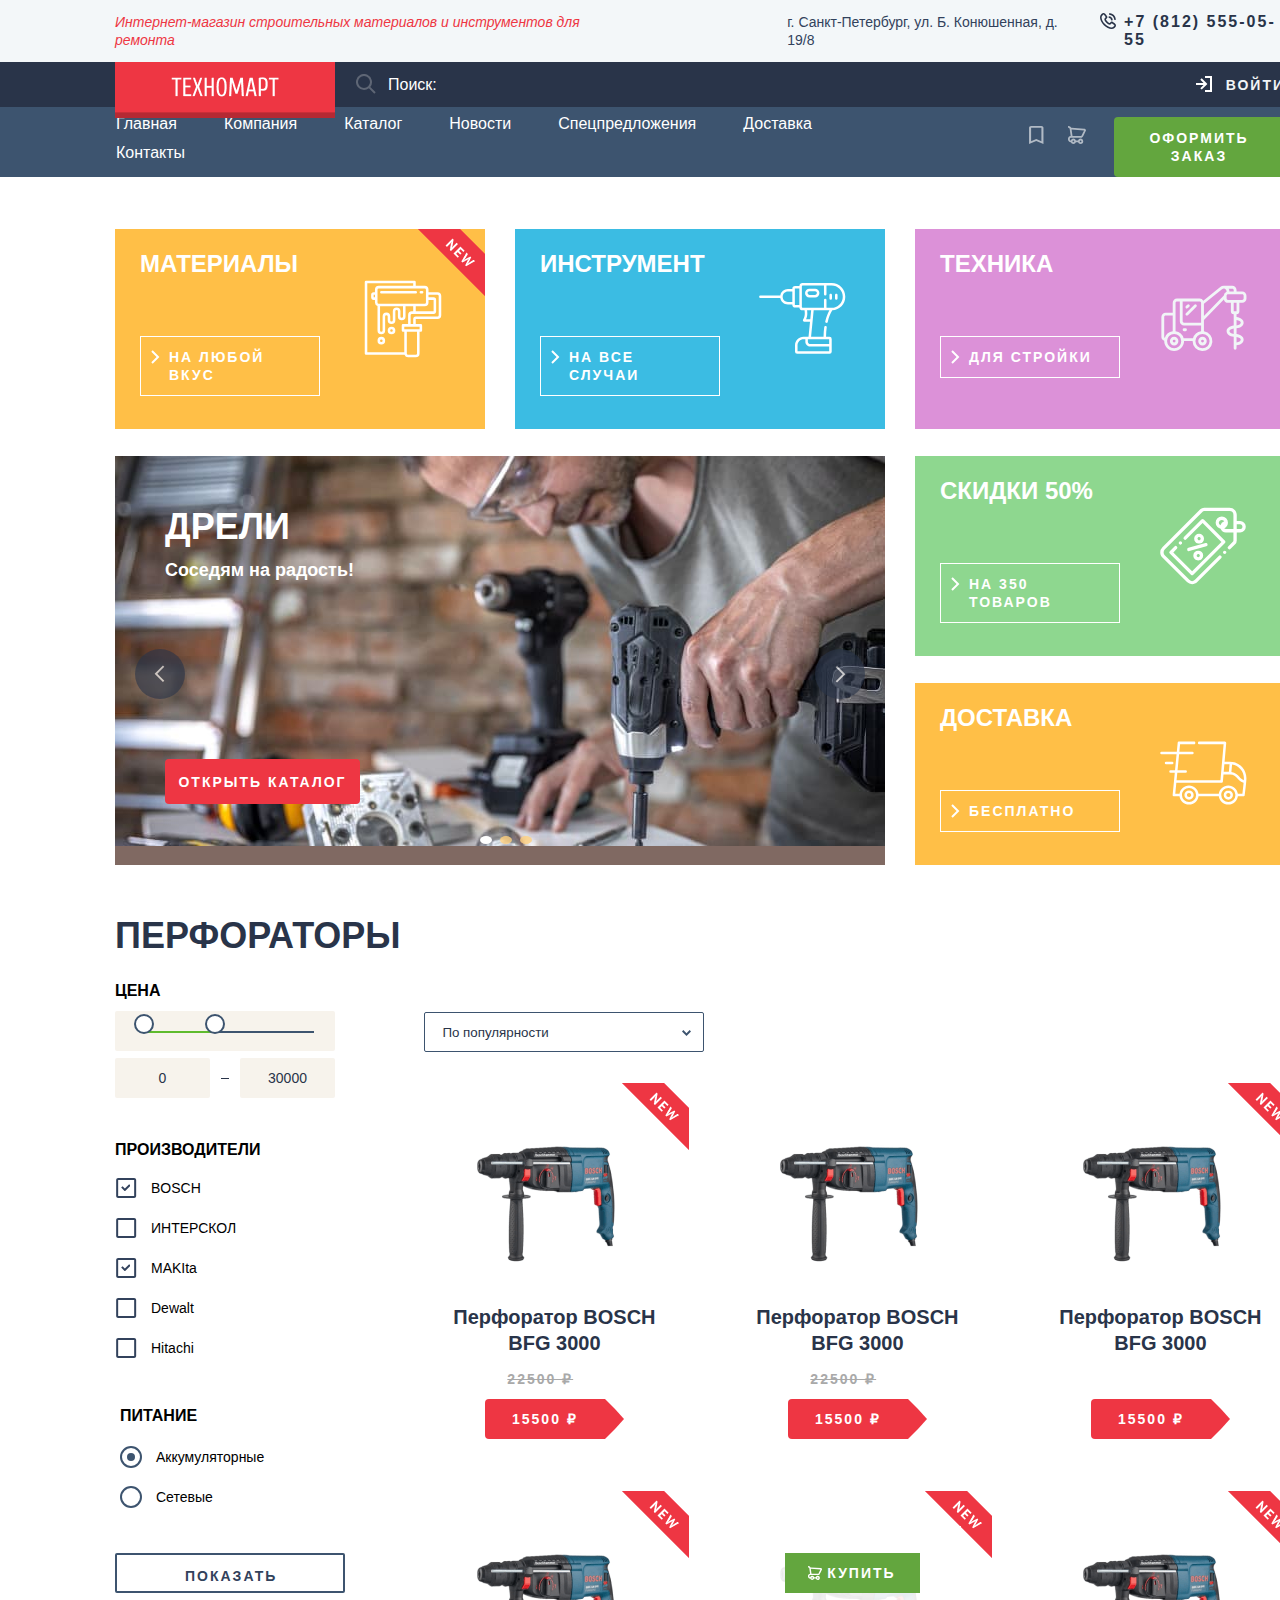
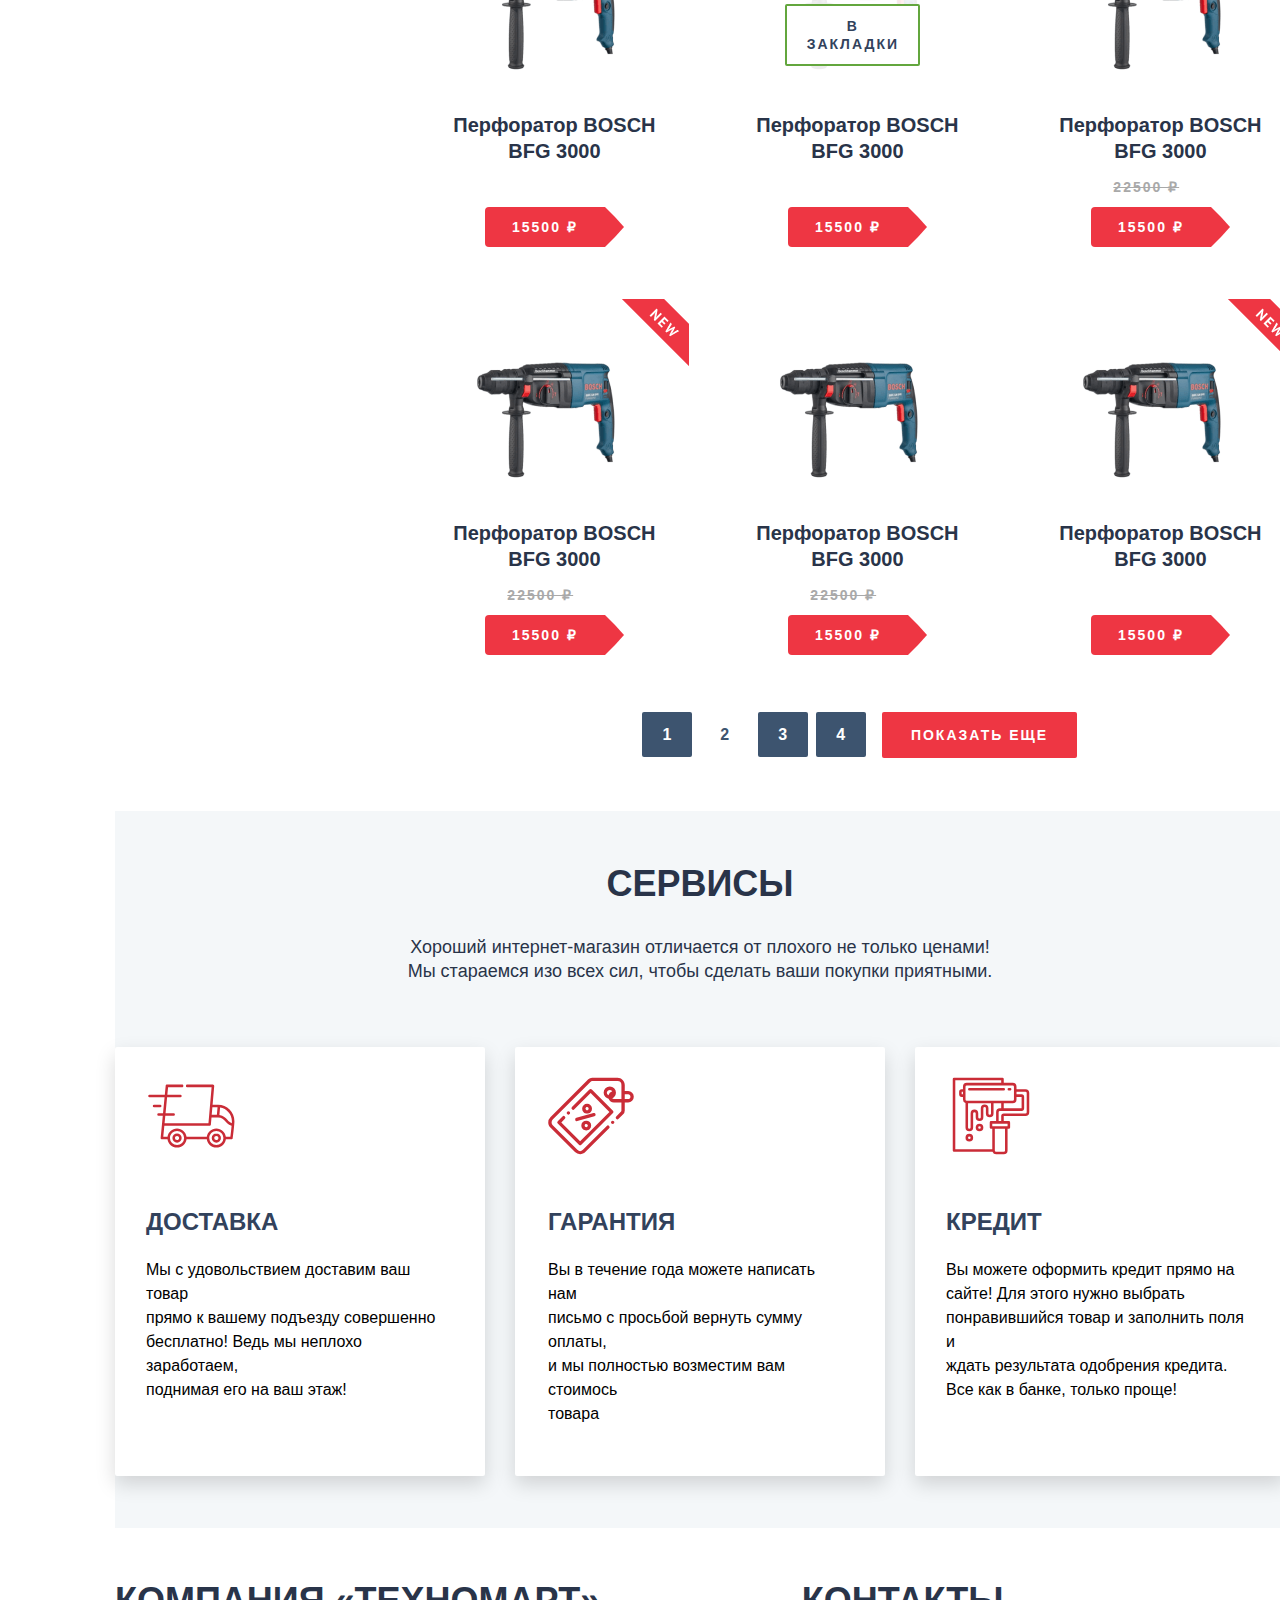
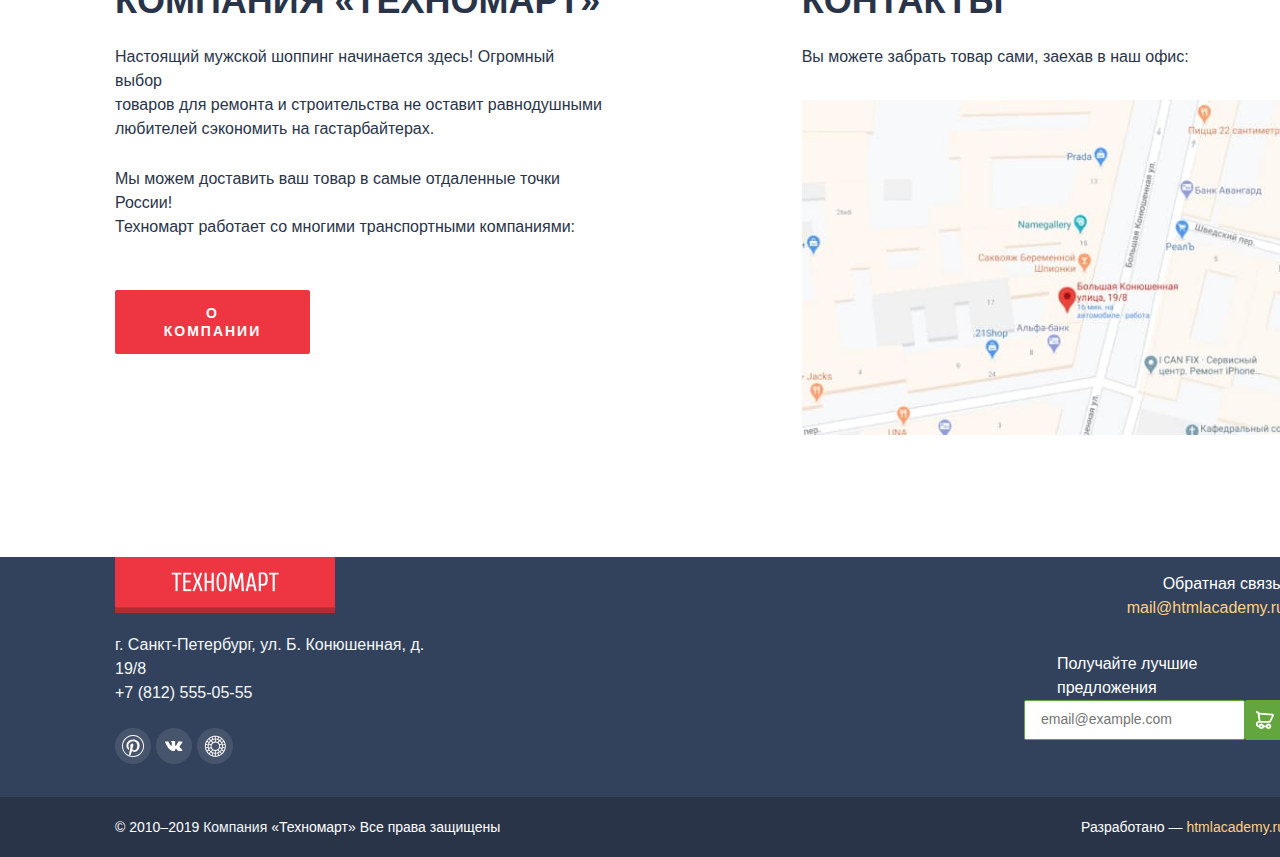
<file: index.html>
<!DOCTYPE html>
<html lang="ru">

  <head>
    <meta charset="UTF-8">
    <meta http-equiv="X-UA-Compatible" content="IE=edge">
    <meta name="viewport" content="width=device-width, initial-scale=1.0">
    <meta name="description"
      content="Интернет-магазин Техномарт. Огромный выбор строительных материалов и инструментов для ремонта">
    <title>HTML Academy: Техномарт</title>
    <link rel="apple-touch-icon" sizes="180x180" href="/apple-touch-icon.png">
    <link rel="icon" type="image/png" sizes="32x32" href="/favicon-32x32.png">
    <link rel="icon" type="image/png" sizes="16x16" href="/favicon-16x16.png">
    <link rel="manifest" href="/site.webmanifest">
    <link rel="mask-icon" href="/safari-pinned-tab.svg" color="#5bbad5">
    <meta name="msapplication-TileColor" content="#da532c">
    <meta name="theme-color" content="#ffffff">
    <link rel="stylesheet" href="styles/styles.css">
    <link rel="icon" href="favicon.ico">
  </head>

  <body>
    <!-- Для показа состояния ошибки у input добавьте к input класс invalid -->
    <div class="page-wrapper">
      <header class="page-header">
        <div class="header-first-floor">
          <span class="online-shop">Интернет-магазин строительных материалов и инструментов для ремонта</span>
          <address class="address">г. Санкт-Петербург, ул. Б. Конюшенная, д. 19/8</address>
          <a class="phone" href="tel:+78125550555">+7 (812) 555-05-55</a>
        </div>
        <div class="header-second-floor">
          <a class="logo" href="index.html">
            <img src="images/content/logo.png" width="220" height="50" alt="Логотип Техномарта.">
          </a>
          <label class="search-label">
            <input class="search-input" type="search" placeholder="Поиск по сайту">
            <svg class="search-icon" width="20" height="20" viewBox="0 0 20 20" xmlns="http://www.w3.org/2000/svg">
              <path fill-rule="evenodd" clip-rule="evenodd"
                d="M8 16a8 8 0 1 1 6.32-3.094l5.387 5.387-1.414 1.414-5.387-5.387A7.965 7.965 0 0 1 8 16Zm6-8A6 6 0 1 1 2 8a6 6 0 0 1 12 0Z" />
            </svg>
            <span class="search-word">Поиск:</span>
          </label>
          <!-- Для показа авторизованного пользователя нужно переставить класс log-in-window-container-shown ко второму log-in-window-container -->
          <div class="log-in-window-container log-in-window-container-shown">
            <button class="log-in-button" type="button">
              Войти
            </button>
            <div class="log-in-window">
              <h3 class="log-in-heading">Личный кабинет</h3>
              <button class="log-in-button-exit" type="button">
                <span class="visually-hidden">Выйти из личного кабинета.</span>
              </button>
              <form class="log-in-form" action="https://echo.htmlacademy.ru/" method="post">
                <label class="log-in-label log-in-label-enter">
                  <span class="visually-hidden">Поле для ввода логина.</span>
                  <input class="log-in-input" type="text" name="login" placeholder="Логин" required>
                  <span class="invalid-text invalid-text-log-in">Длина логина должна быть не менее 8 символов!</span>
                </label>
                <label class="log-in-label log-in-label-password">
                  <span class="visually-hidden">Поле для ввода пароля.</span>
                  <input class="log-in-input" type="password" name="password" placeholder="Пароль" required>
                  <span class="invalid-text invalid-text-log-in">Длина пароля должна быть не менее 8 символов!</span>
                </label>
                <div class="memory-container">
                  <label class="memory-label filter-makers-label">
                    <input class="filter-makers-checkbox" type="checkbox" name="remember-me" value="yes">
                    <span class="filter-makers-custom-checkbox" tabindex="0"></span>
                    Запомнить меня
                  </label>
                  <a class="forgot-password" href="#">Забыл пароль</a>
                </div>
                <div class="log-in-links-container">
                  <button class="log-in-enter" type="submit">Войти</button>
                  <a class="log-in-registration" href="#">Регистрация</a>
                </div>
              </form>
            </div>
          </div>
          <div class="log-in-window-container log-in-window-container-second">
            <a class="personal-account-link" href="#">Равшан Джамшутович</a>
            <a class="log-in-button log-in-button-authorized" href="#">
              <span class="visually-hidden">Выйти на страницу деавторизации.</span>
            </a>
            <div class="log-in-window log-in-window-authorized">
              <h3 class="log-in-heading log-in-heading-authorized">Здравствуйте, <br>
                Равшан Джамшутович</h3>
              <button class="log-in-button-exit" type="button">
                <span class="visually-hidden">Выйти из личного кабинета.</span>
              </button>
              <a class="log-in-link log-in-link-orders" href="#">Мои заказы</a>
              <a class="log-in-link log-in-link-account" href="#">Личный кабинет</a>
              <a class="log-in-exit-link" href="#">Выйти</a>
            </div>
          </div>
        </div>
        <nav class="navigation">
          <ul class="navigation-list">
            <li class="navigation-item">
              <a class="navigation-link" href="#">
                Главная
              </a>
            </li>
            <li class="navigation-item">
              <a class="navigation-link" href="#">
                Компания
              </a>
            </li>
            <li class="navigation-item">
              <a class="navigation-link" href="#">
                Каталог
              </a>
            </li>
            <li class="navigation-item">
              <a class="navigation-link" href="#">
                Новости
              </a>
            </li>
            <li class="navigation-item">
              <a class="navigation-link" href="#">
                Спецпредложения
              </a>
            </li>
            <li class="navigation-item">
              <a class="navigation-link" href="#">
                Доставка
              </a>
            </li>
            <li class="navigation-item">
              <a class="navigation-link" href="#">
                Контакты
              </a>
            </li>
          </ul>
          <ul class="user-list">
            <li class="user-item user-item-bookmarks">
              <a class="header-icon-link bookmarks-link" href="#">
                <span class="visually-hidden">Перейти на страницу с Вашими закладками.</span>
              </a>
            </li>
            <li class="user-item user-item-cart">
              <a class="header-icon-link cart-link" href="#">
                <span class="visually-hidden">Перейти в корзину.</span>
              </a>
            </li>
            <li class="user-item">
              <a class="order-link" href="#">Оформить заказ</a>
            </li>
          </ul>
        </nav>
      </header>
      <main class="page-main">
        <section class="promo-block">
          <h1 class="main-heading visually-hidden">Промо блок.</h1>
          <ul class="promo-list">
            <li class="promo-item promo-item-materials catalog-item-new">
              <h3 class="promo-heading">Материалы</h3>
              <a class="promo-link" href="#">
                На любой вкус
              </a>
            </li>
            <li class="promo-item promo-item-tool">
              <h3 class="promo-heading">Инструмент</h3>
              <a class="promo-link" href="#">
                На все случаи
              </a>
            </li>
            <li class="promo-item promo-item-tech">
              <h3 class="promo-heading">Техника</h3>
              <a class="promo-link" href="#">
                Для стройки
              </a>
            </li>
            <!-- Для смены слайдов нужно переставить класс slider-block-active на нужный slider-block -->
            <li class="slider-block slider-block-drills slider-block-active">
              <h3 class="slider-heading">Дрели</h3>
              <p class="slider-description">Соседям на радость!</p>
              <a class="slider-link" href="not-found.html">Открыть каталог</a>
            </li>
            <li class="slider-block slider-block-punchers">
              <h3 class="slider-heading">Перфораторы</h3>
              <p class="slider-description">Соседям на радость!</p>
              <a class="slider-link" href="not-found.html">Открыть каталог</a>
            </li>
            <li class="promo-item promo-item-sales">
              <h3 class="promo-heading">Скидки 50%</h3>
              <a class="promo-link promo-link-sales" href="#">
                На 350 товаров
              </a>
            </li>
            <li class="promo-item promo-item-delivery">
              <h3 class="promo-heading">Доставка</h3>
              <a class="promo-link" href="#">
                Бесплатно
              </a>
            </li>
          </ul>
          <ul class="slider-arrows-list">
            <li class="slider-arrow-item">
              <button class="arrow-button" type="button">
                <span class="visually-hidden">Предыдущий слайд.</span>
              </button>
            </li>
            <li class="slider-arrow-item">
              <button class="arrow-button arrow-button-right" type="button">
                <span class="visually-hidden">Следующий слайд.</span>
              </button>
            </li>
          </ul>
          <ol class="slider-pagination-list">
            <li class="slider-pagination-item">
              <button class="slider-pagination-button slider-pagination-button-active" type="button">
                <span class="visually-hidden">Выбрать первый слайд.</span>
              </button>
            </li>
            <li class="slider-pagination-item">
              <button class="slider-pagination-button" type="button">
                <span class="visually-hidden">Выбрать второй слайд.</span>
              </button>
            </li>
            <li class="slider-pagination-item">
              <button class="slider-pagination-button" type="button">
                <span class="visually-hidden">Выбрать третий слайд.</span>
              </button>
            </li>
          </ol>
        </section>
        <section class="catalog">
          <h2 class="catalog-heading">ПЕРФОРАТОРЫ</h2>
          <div class="catalog-content-container">
            <section class="filter">
              <h3 class="filter-heading visually-hidden">Фильтр товаров.</h3>
              <form class="filter-form" action="https://echo.htmlacademy.ru/" method="get">
                <fieldset class="filter-fieldset filter-fieldset-range">
                  <legend class="fieldset-legend fieldset-legend-price">Цена</legend>
                  <div class="range-container">
                    <ul class="range-list">
                      <li class="range-item">
                        <button class="range-button" type="button">
                          <span class="visually-hidden">Изменить минимальную цену.</span>
                        </button>
                      </li>
                      <li class="range-item">
                        <button class="range-button" type="button">
                          <span class="visually-hidden">Изменить максимальную цену.</span>
                        </button>
                      </li>
                    </ul>
                  </div>
                  <div class="range-inputs-container">
                    <label class="filter-price-label">
                      <span class="visually-hidden">Минимальная цена.</span>
                      <input class="filter-price filter-price-first" type="number" name="price" value="0" min="0"
                        max="30000">
                      <span class="invalid-text invalid-text-price">Цена должна быть не меньше или равна 0!</span>
                    </label>
                    <label class="filter-price-label">
                      <span class="visually-hidden">Максимальная цена.</span>
                      <input class="filter-price filter-price-last" type="number" name="price" value="30000"
                        max="30000">
                      <span class="invalid-text invalid-text-price">Цена должна быть не больше или равна 30000!</span>
                    </label>
                  </div>
                </fieldset>
                <fieldset class="filter-fieldset filter-fieldset-makers">
                  <legend class="fieldset-legend fieldset-legend-makers">ПРОИЗВОДИТЕЛИ</legend>
                  <ul class="filter-makers-list">
                    <li class="filter-makers-item">
                      <label class="filter-label filter-makers-label">
                        <input class="filter-makers-checkbox" type="checkbox" name="maker" value="BOSCH" checked>
                        <span class="filter-makers-custom-checkbox" tabindex="0"></span>
                        BOSCH
                      </Label>
                    </li>
                    <li class="filter-makers-item">
                      <label class="filter-label filter-makers-label">
                        <input class="filter-makers-checkbox" type="checkbox" name="maker" value="ИНТЕРСКОЛ">
                        <span class="filter-makers-custom-checkbox" tabindex="0"></span>
                        ИНТЕРСКОЛ
                      </Label>
                    </li>
                    <li class="filter-makers-item">
                      <label class="filter-label filter-makers-label">
                        <input class="filter-makers-checkbox" type="checkbox" name="maker" value="MAKIta" checked>
                        <span class="filter-makers-custom-checkbox" tabindex="0"></span>
                        MAKIta
                      </Label>
                    </li>
                    <li class="filter-makers-item">
                      <label class="filter-label filter-makers-label">
                        <input class="filter-makers-checkbox" type="checkbox" name="maker" value="Dewalt">
                        <span class="filter-makers-custom-checkbox" tabindex="0"></span>
                        Dewalt
                      </Label>
                    </li>
                    <li class="filter-makers-item">
                      <label class="filter-label filter-makers-label">
                        <input class="filter-makers-checkbox" type="checkbox" name="maker" value="Hitachi">
                        <span class="filter-makers-custom-checkbox" tabindex="0"></span>
                        Hitachi
                      </label>
                    </li>
                  </ul>
                </fieldset>
                <fieldset class="filter-fieldset filter-fieldset-battery">
                  <legend class="fieldset-legend fieldset-legend-battery">ПИТАНИЕ</legend>
                  <ul class="filter-battery-list">
                    <li class="filter-battery-item">
                      <label class="filter-label filter-battery-label">
                        <input class="filter-battery-radio" type="radio" name="battery" value="Аккумуляторные" checked>
                        <span class="filter-battery-custom-radio" tabindex="0"></span>
                        Аккумуляторные
                      </label>
                    </li>
                    <li class="filter-battery-item">
                      <label class="filter-label filter-battery-label">
                        <input class="filter-battery-radio" type="radio" name="battery" value="Сетевые">
                        <span class="filter-battery-custom-radio" tabindex="0"></span>
                        Сетевые
                      </label>
                    </li>
                  </ul>
                </fieldset>
                <button class="filter-button" type="submit">
                  Показать
                </button>
              </form>
            </section>

            <div class="catalog-second-column">
              <select class="catalog-select" name="sorting" aria-label="Сортировка товаров.">
                <option class="catalog-select-option" value="by-popularity">По популярности</option>
                <option class="catalog-select-option" value="by-price">По цене</option>
              </select>
              <section class="product-cards">
                <h3 class="product-cards-heading visually-hidden">Карточки товаров.</h3>
                <ul class="catalog-list">
                  <!-- Для добавления метки new добавьте к catalog-item класс catalog-item-new -->
                  <li class="catalog-item catalog-item-new">
                    <img class="catalog-image" src="/images/content/puncher.png" width="216" height="180"
                      alt="Изображение перфоратора BOSCH BFG 3000.">
                    <div class="catalog-item-buttons">
                      <button class="catalog-buy-button" type="button">
                        КУПИТЬ
                      </button>
                      <button class="catalog-bookmark-button" type="button">
                        В закладки
                      </button>
                    </div>
                    <h3 class="catalog-item-heading catalog-item-heading-price">Перфоратор BOSCH <br> BFG 3000</h3>
                    <button class="catalog-item-button" type="button">15500 ₽</button>
                  </li>
                  <li class="catalog-item">
                    <img class="catalog-image" src="/images/content/puncher.png" width="216" height="180"
                      alt="Изображение перфоратора BOSCH BFG 3000.">
                    <div class="catalog-item-buttons">
                      <button class="catalog-buy-button" type="button">
                        КУПИТЬ
                      </button>
                      <button class="catalog-bookmark-button" type="button">
                        В закладки
                      </button>
                    </div>
                    <h3 class="catalog-item-heading catalog-item-heading-price">Перфоратор BOSCH <br> BFG 3000</h3>
                    <button class="catalog-item-button" type="button">15500 ₽</button>
                  </li>
                  <li class="catalog-item catalog-item-new">
                    <img class="catalog-image" src="/images/content/puncher.png" width="216" height="180"
                      alt="Изображение перфоратора BOSCH BFG 3000.">
                    <div class="catalog-item-buttons">
                      <button class="catalog-buy-button" type="button">
                        КУПИТЬ
                      </button>
                      <button class="catalog-bookmark-button" type="button">
                        В закладки
                      </button>
                    </div>
                    <h3 class="catalog-item-heading">Перфоратор BOSCH <br> BFG 3000</h3>
                    <button class="catalog-item-button" type="button">15500 ₽</button>
                  </li>
                  <li class="catalog-item catalog-item-new">
                    <img class="catalog-image" src="/images/content/puncher.png" width="216" height="180"
                      alt="Изображение перфоратора BOSCH BFG 3000.">
                    <div class="catalog-item-buttons">
                      <button class="catalog-buy-button" type="button">
                        КУПИТЬ
                      </button>
                      <button class="catalog-bookmark-button" type="button">
                        В закладки
                      </button>
                    </div>
                    <h3 class="catalog-item-heading">Перфоратор BOSCH <br> BFG 3000</h3>
                    <button class="catalog-item-button" type="button">15500 ₽</button>
                  </li>
                  <li class="catalog-item catalog-item-shown catalog-item-new">
                    <img class="catalog-image" src="/images/content/puncher.png" width="216" height="180"
                      alt="Изображение перфоратора BOSCH BFG 3000.">
                    <div class="catalog-item-buttons">
                      <button class="catalog-buy-button" type="button">
                        КУПИТЬ
                      </button>
                      <button class="catalog-bookmark-button" type="button">
                        В закладки
                      </button>
                    </div>
                    <h3 class="catalog-item-heading">Перфоратор BOSCH <br> BFG 3000</h3>
                    <button class="catalog-item-button" type="button">15500 ₽</button>
                  </li>
                  <li class="catalog-item catalog-item-new">
                    <img class="catalog-image" src="/images/content/puncher.png" width="216" height="180"
                      alt="Изображение перфоратора BOSCH BFG 3000.">
                    <div class="catalog-item-buttons">
                      <button class="catalog-buy-button" type="button">
                        КУПИТЬ
                      </button>
                      <button class="catalog-bookmark-button" type="button">
                        В закладки
                      </button>
                    </div>
                    <h3 class="catalog-item-heading catalog-item-heading-price">Перфоратор BOSCH <br> BFG 3000</h3>
                    <button class="catalog-item-button" type="button">15500 ₽</button>
                  </li>
                  <li class="catalog-item catalog-item-new">
                    <img class="catalog-image" src="/images/content/puncher.png" width="216" height="180"
                      alt="Изображение перфоратора BOSCH BFG 3000.">
                    <div class="catalog-item-buttons">
                      <button class="catalog-buy-button" type="button">
                        КУПИТЬ
                      </button>
                      <button class="catalog-bookmark-button" type="button">
                        В закладки
                      </button>
                    </div>
                    <h3 class="catalog-item-heading catalog-item-heading-price">Перфоратор BOSCH <br> BFG 3000</h3>
                    <button class="catalog-item-button" type="button">15500 ₽</button>
                  </li>
                  <li class="catalog-item">
                    <img class="catalog-image" src="/images/content/puncher.png" width="216" height="180"
                      alt="Изображение перфоратора BOSCH BFG 3000.">
                    <div class="catalog-item-buttons">
                      <button class="catalog-buy-button" type="button">
                        КУПИТЬ
                      </button>
                      <button class="catalog-bookmark-button" type="button">
                        В закладки
                      </button>
                    </div>
                    <h3 class="catalog-item-heading catalog-item-heading-price">Перфоратор BOSCH <br> BFG 3000</h3>
                    <button class="catalog-item-button" type="button">15500 ₽</button>
                  </li>
                  <li class="catalog-item catalog-item-new">
                    <img class="catalog-image" src="/images/content/puncher.png" width="216" height="180"
                      alt="Изображение перфоратора BOSCH BFG 3000.">
                    <div class="catalog-item-buttons">
                      <button class="catalog-buy-button" type="button">
                        КУПИТЬ
                      </button>
                      <button class="catalog-bookmark-button" type="button">
                        В закладки
                      </button>
                    </div>
                    <h3 class="catalog-item-heading">Перфоратор BOSCH <br> BFG 3000</h3>
                    <button class="catalog-item-button" type="button">15500 ₽</button>
                  </li>
                </ul>
                <div class="pagination-container">
                  <ol class="pagination-list" aria-label="Пагинация.">
                    <li class="pagination-item">
                      <a class="pagination-link" href="#">1</a>
                    </li>
                    <li class="pagination-item">
                      <a class="pagination-link pagination-link-active" href="#">2</a>
                    </li>
                    <li class="pagination-item">
                      <a class="pagination-link" href="#">3</a>
                    </li>
                    <li class="pagination-item">
                      <a class="pagination-link" href="#">4</a>
                    </li>
                  </ol>
                  <button class="pagination-button" type="button">
                    Показать еще
                  </button>
                </div>
              </section>
            </div>
          </div>

        </section>
        <section class="services">
          <h2 class="services-heading">Сервисы</h2>
          <p class="services-description">Хороший интернет-магазин отличается от плохого не только ценами! <br>
            Мы стараемся изо всех сил, чтобы сделать ваши покупки приятными.</p>
          <ul class="services-list">
            <li class="services-item services-item-delivery">
              <h3 class="services-item-heading">Доставка</h3>
              <p class="services-item-description">Мы с удовольствием доставим ваш товар <br> прямо к вашему подъезду
                совершенно
                <br>
                бесплатно! Ведь мы неплохо заработаем, <br>
                поднимая его на ваш этаж!
              </p>
            </li>
            <li class="services-item services-item-sale">
              <h3 class="services-item-heading">Гарантия</h3>
              <p class="services-item-description">Вы в течение года можете написать нам <br> письмо с просьбой вернуть
                сумму
                оплаты, <br> и мы полностью возместим вам стоимось <br> товара</p>
            </li>
            <li class="services-item services-item-paints">
              <h3 class="services-item-heading">Кредит</h3>
              <p class="services-item-description">Вы можете оформить кредит прямо на <br> сайте! Для этого нужно
                выбрать <br>
                понравившийся товар и заполнить поля и <br> ждать результата одобрения кредита. <br>
                Все как в банке, только проще!</p>
            </li>
          </ul>
        </section>
        <section class="about-technomart">
          <h2 class="about-technomart-heading visually-hidden">О Техномарте.</h2>
          <section class="technomart-company">
            <h3 class="technomart-company-heading">КОМПАНИЯ «Техномарт»</h3>
            <p class="technomart-company-description">Настоящий мужской шоппинг начинается здесь! Огромный выбор <br>
              товаров
              для
              ремонта и строительства не оставит равнодушными <br> любителей сэкономить на гастарбайтерах.</p>
            <p class="technomart-company-description">Мы можем доставить ваш товар в самые отдаленные точки России! <br>
              Техномарт работает со многими транспортными компаниями:</p>
            <a class="technomart-company-link" href="#">О компании</a>
          </section>
          <section class="contacts">
            <h3 class="contacts-heading">КОНТАКТЫ</h3>
            <p class="contacts-description">Вы можете забрать товар сами, заехав в наш офис:</p>
            <a class="contacts-link" href="https://www.google.com/maps" target="_blank">
              <img src="/images/content/map.jpg" width="500" height="347" alt="Расположение офиса Техномарта на карте.">
            </a>
          </section>
        </section>
      </main>
      <footer class="page-footer">
        <div class="footer-first-floor">
          <div class="footer-first-column">
            <a class="logo footer-logo" href="index.html">
              <img src="/images/content/logo.png" width="220" height="56" alt="Логотип Техномарта.">
            </a>
            <address class="footer-address">г. Санкт-Петербург, ул. Б. Конюшенная, д. 19/8</address>
            <a class="footer-phone" href="tel:+78125550555">+7 (812) 555-05-55</a>
            <ul class="social-list">
              <li class="social-item">
                <a class="social-link social-link-pin" href="#" target="_blank">
                  <span class="visually-hidden">Мы в Pinterest.</span>
                  <svg class="social-icon" width="23" height="23" viewBox="0 0 23 23" fill="none"
                    xmlns="http://www.w3.org/2000/svg">
                    <path
                      d="M11.04 0C4.948 0 0 4.948 0 11.04c0 6.091 4.948 11.04 11.04 11.04 6.091 0 11.04-4.948 11.04-11.04C22.08 4.948 17.132 0 11.04 0Zm0 .96c5.573 0 10.08 4.507 10.08 10.08s-4.507 10.08-10.08 10.08a10.1 10.1 0 0 1-2.93-.433c.413-.69.946-1.677 1.158-2.492l.643-2.453c.336.641 1.319 1.185 2.365 1.185 3.112 0 5.356-2.863 5.356-6.42 0-3.41-2.783-5.96-6.363-5.96-4.455 0-6.819 2.99-6.819 6.245 0 1.513.805 3.398 2.095 3.998.195.09.3.052.345-.138.034-.143.208-.844.287-1.17a.31.31 0 0 0-.072-.296c-.426-.518-.768-1.468-.768-2.355 0-2.276 1.723-4.48 4.659-4.48 2.535 0 4.31 1.729 4.31 4.2 0 2.791-1.409 4.726-3.243 4.726-1.013 0-1.772-.838-1.528-1.866.291-1.227.855-2.55.855-3.436 0-.792-.426-1.453-1.306-1.453-1.036 0-1.868 1.07-1.868 2.506 0 .913.31 1.532.31 1.532s-1.023 4.325-1.21 5.13c-.188.804-.138 1.887-.06 2.694A10.073 10.073 0 0 1 .96 11.04C.96 5.467 5.467.96 11.04.96Z"
                      fill="#FEFAFA" />
                  </svg>
                </a>
              </li>
              <li class="social-item">
                <a class="social-link social-link-vk" href="#" target="_blank">
                  <span class="visually-hidden">Мы во Вконтакте.</span>
                  <svg class="social-icon social-icon-vk" width="18" height="10" viewBox="0 0 18 10" fill="none"
                    xmlns="http://www.w3.org/2000/svg">
                    <path
                      d="M10.76 7.675c.638-.206 1.454 1.36 2.323 1.96.652.453 1.152.355 1.152.355l2.316-.033s1.21-.075.638-1.036c-.048-.08-.336-.713-1.724-2.015-1.452-1.362-1.255-1.142.493-3.497 1.065-1.436 1.49-2.312 1.357-2.686-.128-.36-.91-.266-.91-.266l-2.609.018c-.254 0-.47.08-.567.344-.002.002-.414 1.11-.964 2.053-1.16 1.993-1.624 2.099-1.816 1.974-.441-.289-.33-1.158-.33-1.776 0-1.932.288-2.737-.564-2.946C9.27.055 9.062.01 8.336.004c-.928-.015-1.716 0-2.163.218-.297.15-.524.475-.386.494.173.023.562.107.77.39.268.369.26 1.194.26 1.194s.152 2.274-.36 2.556c-.352.193-.834-.201-1.87-2.011C4.06 1.919 3.66.897 3.66.897s-.077-.19-.217-.294c-.167-.124-.4-.163-.4-.163L.565.456S.193.466.057.63c-.122.145-.01.445-.01.445s1.94 4.588 4.136 6.9c2.014 2.121 4.302 1.98 4.302 1.98h1.037s.313-.036.473-.208c.149-.16.142-.46.142-.46s-.02-1.407.624-1.613Z"
                      fill="#fff" />
                  </svg>
                </a>
              </li>
              <li class="social-item">
                <a class="social-link social-link-vsco" href="#" target="_blank">
                  <span class="visually-hidden">Мы в VSCO.</span>
                  <svg class="social-icon" width="22" height="22" viewBox="0 0 22 22" fill="none"
                    xmlns="http://www.w3.org/2000/svg">
                    <path
                      d="M11.322.739c-.049 0-.098.009-.145.025-.807.012-1.6.098-2.352.286-.326.08-.648.18-.968.297a.476.476 0 0 0-.214.079c-.409.15-.806.323-1.183.522-.619.322-1.198.72-1.74 1.165a.476.476 0 0 0-.187.136c-.051.043-.102.085-.151.13a10.617 10.617 0 0 0-1.675 1.889 9.445 9.445 0 0 0-.398.632.476.476 0 0 0-.105.197c-.55.973-.946 2.045-1.155 3.178a.476.476 0 0 0-.047.214c-.028.155-.054.31-.072.476a10.526 10.526 0 0 0 .072 2.983.476.476 0 0 0 .047.214c.209 1.132.604 2.204 1.153 3.177.02.074.056.142.107.199.126.214.256.428.398.633a10.79 10.79 0 0 0 1.673 1.887c.05.045.1.087.15.129h.002c.05.062.115.11.189.14.542.442 1.121.841 1.74 1.162.376.2.773.373 1.182.523.064.043.137.07.213.08.32.116.643.216.969.296a10.35 10.35 0 0 0 2.352.286.477.477 0 0 0 .305 0 10.35 10.35 0 0 0 2.353-.286c.326-.08.648-.18.968-.297a.477.477 0 0 0 .214-.079c.409-.15.806-.323 1.182-.523.62-.32 1.199-.72 1.741-1.164a.476.476 0 0 0 .187-.136c.051-.043.103-.085.152-.131a10.794 10.794 0 0 0 1.673-1.887v-.001a9.4 9.4 0 0 0 .398-.632.475.475 0 0 0 .105-.198 10.24 10.24 0 0 0 1.156-3.177.476.476 0 0 0 .047-.215c.027-.154.054-.31.071-.475a10.533 10.533 0 0 0-.071-2.984.476.476 0 0 0-.047-.213 10.24 10.24 0 0 0-1.154-3.177.477.477 0 0 0-.107-.199 9.415 9.415 0 0 0-.398-.632v-.001a10.621 10.621 0 0 0-1.674-1.888c-.049-.044-.1-.086-.15-.128a.476.476 0 0 0-.189-.14 10.16 10.16 0 0 0-1.74-1.163 9.464 9.464 0 0 0-1.182-.522.477.477 0 0 0-.213-.08 9.048 9.048 0 0 0-.97-.296 10.352 10.352 0 0 0-2.352-.286.476.476 0 0 0-.16-.025Zm-3.567.638c-.004 0-.006.003-.01.004l-.004.001.014-.005Zm7.15 0 .014.005h-.005l-.009-.005Zm-4.051.378v1.903c-.457.03-.915.057-1.346.162-.11.027-.218.068-.327.1l-.65-1.787c.172-.053.34-.114.522-.159h.002c.572-.143 1.185-.188 1.799-.219Zm.952 0c.614.031 1.226.076 1.798.219h.003c.182.045.35.106.523.16l-.651 1.786c-.11-.032-.217-.073-.327-.1-.432-.105-.89-.133-1.346-.162V1.755Zm-4.168.71.65 1.788c-.166.073-.336.135-.498.223h-.001c-.255.135-.483.323-.724.486a.476.476 0 0 0-.26.122L5.606 3.657c.415-.314.835-.627 1.296-.866a.322.322 0 0 0 .004-.002c.238-.126.486-.22.731-.324Zm7.383 0c.246.104.494.198.732.324l.004.002c.46.239.88.552 1.296.866l-1.198 1.427a.476.476 0 0 0-.26-.121c-.241-.163-.469-.352-.724-.486-.162-.088-.333-.15-.5-.224l.65-1.788ZM4.867 4.257l1.229 1.464c-.377.36-.74.738-1.038 1.171-.026.038-.046.078-.072.116l-1.65-.953c.052-.08.1-.166.153-.244a9.641 9.641 0 0 1 1.378-1.554Zm12.925 0c.506.471.98.98 1.378 1.553v.001c.054.078.102.163.154.244l-1.65.953c-.026-.038-.046-.078-.072-.116l-.002-.001c-.299-.433-.66-.811-1.036-1.17l1.228-1.464Zm-6.938.354v1.871a4.721 4.721 0 0 0-1.92.63L7.829 5.59c.139-.086.26-.195.405-.272a5.847 5.847 0 0 1 1.5-.574v.001c.36-.087.742-.107 1.12-.134Zm.952 0c.38.027.761.047 1.12.134.22.054.427.116.627.19.034.018.07.032.106.041.263.098.522.209.763.34l.004.002c.146.077.267.186.406.272l-1.107 1.522a4.721 4.721 0 0 0-1.92-.63V4.611ZM7.04 6.126l1.125 1.547a4.783 4.783 0 0 0-1.192 1.631l-1.808-.59c.107-.27.225-.534.369-.781a.476.476 0 0 0 .055-.098c.08-.138.162-.272.251-.4v-.001a6.732 6.732 0 0 1 1.07-1.207l.067-.058.002-.001a.475.475 0 0 0 .061-.042Zm8.577 0a.477.477 0 0 0 .06.04l.07.06.002.002c.4.356.762.762 1.068 1.206v.001c.09.128.171.262.252.401a.475.475 0 0 0 .056.1c.143.245.26.508.37.778l-1.81.59a4.784 4.784 0 0 0-1.192-1.63l1.124-1.548ZM2.88 6.89l1.65.952c-.11.222-.231.439-.317.671v.001c-.025.064-.034.135-.057.2a.476.476 0 0 0-.097.351 6.96 6.96 0 0 0-.104.368l-1.878-.331a9.273 9.273 0 0 1 .803-2.212Zm16.901 0c.358.693.628 1.434.804 2.212l-1.877.33a7 7 0 0 0-.104-.375.476.476 0 0 0-.093-.336c-.024-.067-.031-.141-.058-.208-.088-.231-.21-.45-.32-.672l1.648-.951Zm-8.506.523a.476.476 0 0 0 .115 0 3.796 3.796 0 0 1 2.087.657c.047.056.107.1.174.13a3.798 3.798 0 0 1 1.264 1.74c.007.075.03.148.071.212.098.339.154.696.154 1.067 0 .37-.056.726-.154 1.065a.476.476 0 0 0-.07.214 3.798 3.798 0 0 1-1.263 1.738.476.476 0 0 0-.176.132 3.796 3.796 0 0 1-2.09.657.473.473 0 0 0-.116 0 3.796 3.796 0 0 1-3.525-2.527.476.476 0 0 0-.07-.212 3.823 3.823 0 0 1-.154-1.067c0-.37.056-.727.154-1.065a.476.476 0 0 0 .07-.215 3.796 3.796 0 0 1 3.529-2.526Zm6.503 2.21c.033.131.084.254.108.389a.48.48 0 0 0 .02.109c.015.1.03.197.04.289v.004c.032.264.05.535.05.805s-.018.541-.05.805v.004c-.01.092-.024.19-.04.29a.48.48 0 0 0-.02.107c-.024.135-.075.258-.108.39l-1.797-.585c.07-.327.11-.664.11-1.011 0-.347-.04-.685-.11-1.01l1.797-.586Zm-12.893.001 1.796.584c-.071.326-.111.664-.111 1.01 0 .348.04.685.11 1.012l-1.795.584c-.033-.131-.086-.255-.11-.39a.475.475 0 0 0-.02-.107c-.015-.1-.03-.197-.04-.29v-.003a6.872 6.872 0 0 1-.05-.805c0-.27.019-.541.05-.805v-.004c.01-.093.025-.19.04-.291a.475.475 0 0 0 .02-.105c.024-.134.077-.259.11-.39Zm-3.002.41 1.883.332a7.74 7.74 0 0 0-.052.853c0 .29.02.574.052.853l-1.883.332-.005-.03v-.008a9.561 9.561 0 0 1 0-2.302l.005-.03Zm18.896 0 .005.03v.008a9.56 9.56 0 0 1 0 2.294v.008l-.005.03-1.883-.332c.03-.279.052-.564.052-.853 0-.29-.021-.574-.052-.853l1.883-.332ZM3.954 13.005c.03.125.066.247.104.368a.476.476 0 0 0 .097.35c.023.066.032.137.057.2v.002c.086.232.208.45.318.671l-1.65.952a9.275 9.275 0 0 1-.804-2.212l1.878-.33Zm14.753 0 1.877.331a9.268 9.268 0 0 1-.804 2.212l-1.648-.95c.11-.223.232-.442.32-.673.027-.067.034-.142.058-.21a.477.477 0 0 0 .093-.336c.037-.124.074-.248.104-.374Zm-11.733.128c.277.627.687 1.18 1.192 1.631L7.04 16.312a.476.476 0 0 0-.06-.04l-.07-.06-.002-.003a6.73 6.73 0 0 1-1.067-1.205l-.001-.002a5.797 5.797 0 0 1-.251-.4.475.475 0 0 0-.056-.1 5.744 5.744 0 0 1-.368-.779l1.808-.59Zm8.711 0 1.812.59a6.14 6.14 0 0 1-.372.781.475.475 0 0 0-.055.099c-.08.138-.163.272-.251.4l-.001.001c-.306.444-.667.85-1.068 1.205 0 .001 0 .002-.002.002-.029.027-.046.04-.066.058h-.002a.484.484 0 0 0-.062.043l-1.124-1.548a4.784 4.784 0 0 0 1.191-1.63Zm-6.75 2.193c.575.337 1.224.56 1.919.63v1.871c-.38-.027-.762-.047-1.12-.135v.001a5.856 5.856 0 0 1-.627-.19.48.48 0 0 0-.106-.041 6.038 6.038 0 0 1-.763-.34l-.005-.002c-.145-.077-.266-.186-.405-.272l1.107-1.522Zm4.79 0 1.107 1.522c-.14.086-.26.195-.406.272l-.004.002a6.035 6.035 0 0 1-.766.34.473.473 0 0 0-.104.04c-.2.074-.406.137-.627.191h.001c-.359.087-.74.107-1.12.134v-1.871a4.722 4.722 0 0 0 1.92-.63Zm-8.739.104c.026.039.047.079.074.117.298.432.66.811 1.036 1.17l-1.229 1.464c-.507-.475-.981-.98-1.378-1.553v-.001c-.054-.078-.101-.163-.153-.244l1.65-.953Zm12.687 0 1.65.953c-.051.08-.099.166-.153.244-.396.573-.87 1.079-1.378 1.554l-1.228-1.464c.376-.359.737-.737 1.036-1.17l.002-.002c.026-.037.046-.077.071-.115ZM6.804 17.354a.476.476 0 0 0 .26.122c.242.163.47.35.725.485v.001c.163.088.333.15.5.222l-.65 1.788c-.246-.103-.494-.197-.732-.323l-.004-.002c-.461-.24-.88-.552-1.296-.867l1.197-1.426Zm9.051.001 1.198 1.425c-.416.315-.835.628-1.296.867l-.004.002c-.238.126-.486.22-.732.323l-.65-1.788c.167-.072.337-.134.499-.222.256-.135.484-.323.725-.486a.476.476 0 0 0 .26-.121Zm-6.674 1.163c.109.032.216.073.326.1h.001c.431.105.89.133 1.346.162v1.903c-.614-.031-1.227-.076-1.799-.219h-.002c-.183-.045-.35-.106-.523-.16l.651-1.786Zm4.298 0 .65 1.786c-.173.054-.34.115-.522.16h-.003c-.572.143-1.184.188-1.798.219v-1.904c.457-.028.914-.056 1.345-.161h.001c.11-.027.218-.068.327-.1ZM7.74 21.056h.004l.01.005-.014-.005Zm7.178 0-.014.005c.003 0 .006-.003.01-.004l.004-.001Z"
                      fill="#FEFAFA" />
                  </svg>
                </a>
              </li>
            </ul>
          </div>
          <div class="footer-second-column">
            <span class="feedback">Обратная связь: <br>
              <a class="feedback-link" href="mailto:mail@htmlacademy.ru" target="_blank">mail@htmlacademy.ru</a>
            </span>
            <form class="footer-form" action="https://echo.htmlacademy.ru/" method="post">
              <label class="footer-label">
                <span class="footer-label-text">Получайте лучшие предложения</span>
                <input class="footer-input" type="email" placeholder="email@example.com" required>
                <span class="invalid-text invalid-text-footer">Email должен содержать символ @!</span>
              </label>
              <button class="footer-cart-button" type="submit">
                <span class="visually-hidden">Подписаться на рассылку.</span>
              </button>
            </form>
          </div>
        </div>
        <div class="footer-second-floor">
          <span class="copyright">© 2010–2019 <a class="copyright-link" href="#" target="_blank">Компания</a>
            «Техномарт» Все права
            защищены</span>
          <span class="made-by">Разработано — <a class="made-by-link" href="https://htmlacademy.ru/intensive/htmlcss"
              target="_blank">htmlacademy.ru</a></span>
        </div>
      </footer>
    </div>
  </body>

</html>
</file>
<file: styles/styles.css>
@font-face {
  font-family: "PT Sans";
  src: url("../fonts/PTSans-Regular.ttf") format("woff2");
  font-style: normal;
  font-weight: 400;
  font-display: swap;
}

@font-face {
  font-family: "PT Sans";
  src: url("../fonts/PTSans-Italic.ttf") format("woff2");
  font-style: italic;
  font-weight: 400;
  font-display: swap;
}

@font-face {
  font-family: "PT Sans";
  src: url("../fonts/PTSans-Bold.ttf") format("woff2");
  font-style: normal;
  font-weight: 700;
  font-display: swap;
}

@font-face {
  font-family: "Fira Sans";
  src: url("../fonts/FiraSans-Bold.ttf") format("woff2");
  font-style: normal;
  font-weight: 700;
  font-display: swap;
}

*,
*::before,
*::after {
  box-sizing: border-box;
}

.visually-hidden {
  position: absolute;
  width: 1px;
  height: 1px;
  margin: -1px;
  border: 0;
  padding: 0;
  white-space: nowrap;
  -webkit-clip-path: inset(100%);
  clip-path: inset(100%);
  clip: rect(0 0 0 0);
  overflow: hidden;
}

img {
  max-width: 100%;
  height: auto;
  object-fit: contain;
}

html {
  min-height: 100%;
}

body {
  font-family: "PT Sans", sans-serif;
  font-size: 16px;
  line-height: 24px;
  background-color: #ffffff;
  color: #293449;
  margin: 0;
  padding: 0;
  min-width: 1400px;
  min-height: 100%;
}

.page-wrapper {
  width: 1400px;
  margin: 0 auto;
  display: flex;
  flex-direction: column;
  height: 100%;
  box-shadow: 0 4px 4px rgba(0, 0, 0, 0.25);
  padding: 0 115px;
}

.page-header {
  margin-bottom: 52px;
}

.header-first-floor {
  display: flex;
  padding: 13px 0;
  position: relative;
}

.header-first-floor::before {
  content: "";
  background-color: #f3f7f9;
  height: 100%;
  width: calc(100% + 230px);
  position: absolute;
  left: -115px;
  top: 0;
  z-index: -1;
}

.header-second-floor {
  position: relative;
  display: flex;
  align-items: center;
  height: 45px;
}

.header-second-floor::before {
  content: "";
  background-color: #293449;
  height: 100%;
  width: calc(100% + 230px);
  position: absolute;
  left: -115px;
  top: 0;
  z-index: -1;
}

.header-second-floor::after {
  content: "";
  background-color: #293449;
  height: 100%;
  width: calc(100% + 230px);
  position: absolute;
  left: -115px;
  top: 0;
  z-index: -1;
}

.logo {
  transform: translateY(2px);
  z-index: 2;
  height: 50px;
}

.logo:hover {
  opacity: 0.8;
}

.logo:active {
  opacity: 0.3;
}

.navigation {
  display: flex;
  align-items: center;
  position: relative;
  min-height: 70px;
  z-index: 1;
}

.navigation::before {
  content: "";
  background-color: #3d546f;
  height: 100%;
  width: calc(100% + 230px);
  position: absolute;
  left: -115px;
  top: 0;
  z-index: -1;
}

.online-shop {
  font-size: 14px;
  line-height: 18px;
  font-style: italic;
  color: #ee3643;
  margin-right: 182px;
}

.address {
  font-size: 14px;
  line-height: 18px;
  color: #32425c;
  font-style: normal;
  margin-right: 33px;
}

.phone {
  font-size: 16px;
  line-height: 18px;
  font-weight: 700;
  letter-spacing: 2px;
  text-transform: uppercase;
  color: #293449;
  text-decoration: none;
  padding-left: 24px;
  background-image: url("../images/icons/phone.svg");
  background-repeat: no-repeat;
}

.phone:hover {
  opacity: 0.6;
}

.phone:active {
  opacity: 0.3;
}

.phone:focus {
  outline: 2px solid #101010;
}

.search-word {
  color: #ffffff;
  position: absolute;
  top: 11px;
  left: 53px;
}

.search-label {
  margin-right: auto;
  position: relative;
}

.search-icon {
  fill: #dadada;
  position: absolute;
  top: 12px;
  left: 21px;
  opacity: 0.3;
}

.search-input {
  font-family: inherit;
  font-size: 16px;
  line-height: 24px;
  border: none;
  background-color: transparent;
  padding: 10px 54px;
  width: 716px;
  height: 45px;
}

.search-input::-webkit-search-decoration,
.search-input::-webkit-search-cancel-button,
.search-input::-webkit-search-results-button,
.search-input::-webkit-search-results-decoration {
  display: none;
}

.search-input:focus {
  background-color: #f1f5f7;
  outline: none;
}

.search-input:focus + .search-icon {
  fill: #405069;
  opacity: 1;
}

.search-input::placeholder {
  opacity: 0;
}

.search-input:focus::placeholder {
  opacity: 1;
}

.search-input:focus ~ .search-word {
  display: none;
}

.search-input:disabled {
  opacity: 0.5;
  background-color: #f1f5f7;
}

.log-in-window-container {
  display: none;
}

.log-in-window-container-second {
  transform: translate(-7px, -1px);
}

.log-in-window-container-shown {
  display: flex;
  align-items: center;
  z-index: 2;
}

.log-in-button {
  font-family: inherit;
  cursor: pointer;
  font-weight: 700;
  font-size: 14px;
  line-height: 18px;
  letter-spacing: 2px;
  text-transform: uppercase;
  color: #f1f5f7;
  border: none;
  background-color: transparent;
  padding: 0;
  padding-left: 30px;
  background-image: url("../images/icons/login.svg");
  background-repeat: no-repeat;
  position: relative;
}

.log-in-button:hover {
  opacity: 0.6;
}

.log-in-button:active {
  opacity: 0.3;
}

.log-in-button:disabled {
  opacity: 0.3;
}

.log-in-button-authorized {
  transform: rotate(180deg);
  width: 16px;
  height: 16px;
}

.personal-account-link {
  text-decoration: none;
  color: #f1f5f7;
  font-size: 16px;
  line-height: 24px;
  padding-left: 32px;
  background-image: url("../images/icons/user.svg");
  background-repeat: no-repeat;
  background-position: top 3px left 7px;
}

.log-in-window {
  position: absolute;
  top: 13px;
  right: 0;
  background-color: #ffffff;
  box-shadow: 0 8px 20px rgba(0, 0, 0, 0.15);
  border-radius: 2px;
  width: 360px;
  padding: 22px 29px 35px 28px;
  flex-direction: column;
  z-index: 1;
  display: none;
}

.log-in-window-authorized {
  top: 2px;
  padding-bottom: 31px;
  right: -5px;
}

.log-in-window-container-shown:focus-within .log-in-window {
  display: flex;
}

.log-in-heading {
  margin: 0;
  margin-bottom: 46px;
  font-size: 24px;
  line-height: 30px;
  text-transform: uppercase;
  color: #000000;
}

.log-in-heading-authorized {
  margin-bottom: 34px;
}

.log-in-button-exit {
  cursor: pointer;
  border: none;
  background-color: transparent;
  width: 20px;
  height: 20px;
  background-image: url("../images/icons/close.svg");
  background-repeat: no-repeat;
  position: absolute;
  top: 19px;
  right: 19px;
}

.log-in-button-exit:hover {
  opacity: 0.6;
}

.log-in-button-exit:active {
  opacity: 0.3;
}

.log-in-button-exit:disabled {
  opacity: 0.3;
}

.log-in-label {
  position: relative;
}

.log-in-label::after {
  content: "";
}

.log-in-label-enter {
  margin-bottom: 7px;
  display: block;
}

.log-in-label-password {
  display: block;
  margin-bottom: 13px;
}

.log-in-input {
  font-family: inherit;
  font-size: 16px;
  line-height: 24px;
  color: #000000;
  width: 300px;
  height: 40px;
  border: 1px solid #3d546f;
  border-radius: 2px;
  padding: 8px 14px 12px 14px;
  background-color: #f1f5f7;
}

.log-in-input:hover {
  border-color: #63a63e;
}

.log-in-input:focus {
  outline: 1px solid #ffbf47;
  border-color: #63a63e;
}

.log-in-input:disabled {
  opacity: 0.5;
  border-color: #c5c5c5;
  background-color: #f1f5f7;
}

.memory-container {
  display: flex;
  flex-wrap: wrap;
  align-items: center;
  margin-bottom: 39px;
}

.memory-checkbox {
  margin: 0;
  margin-right: 18px;
}

.memory-label {
  font-size: 14px;
  line-height: 18px;
  color: #000000;
  margin-right: 26px;
  display: flex;
  align-items: center;
}

.forgot-password {
  text-decoration: none;
  color: #000000;
  font-size: 14px;
  line-height: 18px;
}

.forgot-password:hover {
  opacity: 0.6;
}

.forgot-password:active {
  opacity: 0.3;
}

.log-in-links-container {
  transform: translateX(-5px);
  display: flex;
}

.log-in-enter {
  cursor: pointer;
  background-color: #63a63e;
  border-radius: 2px;
  border: none;
  padding: 11px 26px 11px 45px;
  text-align: center;
  width: 145px;
  letter-spacing: 2px;
  text-transform: uppercase;
  color: #ffffff;
  font-family: inherit;
  font-weight: 700;
  font-size: 14px;
  line-height: 18px;
  background-image: url("../images/icons/login.svg");
  background-repeat: no-repeat;
  background-position: top 13px left 25px;
  margin-right: 5px;
}

.log-in-enter:hover {
  background-color: #5fbb2d;
}

.log-in-enter:active {
  background-color: #518534;
}

.log-in-enter:disabled {
  opacity: 0.3;
}

.log-in-registration {
  text-decoration: none;
  font-weight: 700;
  font-size: 14px;
  line-height: 18px;
  text-align: center;
  letter-spacing: 2px;
  text-transform: uppercase;
  color: #32425c;
  outline: 2px solid #63a63e;
  outline-offset: -2px;
  border-radius: 2px;
  display: inline-block;
  padding: 11px 9px;
  width: 145px;
}

.log-in-registration:hover {
  outline-color: #32425c;
}

.log-in-registration:active {
  outline-color: #c5c5c5;
  color: #c5c5c5;
}

.log-in-registration:focus-visible {
  outline: 2px solid #101010;
}

.log-in-link {
  text-decoration: none;
  letter-spacing: 2px;
  text-transform: uppercase;
  color: #3d546f;
  font-weight: 700;
  font-size: 14px;
  line-height: 18px;
  display: block;
  margin-bottom: 23px;
}

.log-in-link:hover {
  opacity: 0.6;
}

.log-in-link:active {
  opacity: 0.3;
}

.log-in-exit-link {
  text-decoration: none;
  text-align: center;
  letter-spacing: 2px;
  text-transform: uppercase;
  color: #32425c;
  font-weight: 700;
  font-size: 14px;
  line-height: 18px;
  border: 2px solid #63a63e;
  border-radius: 2px;
  display: block;
  width: 145px;
  padding: 11px 33px;
}

.log-in-exit-link:hover {
  border-color: #3d546f;
}

.log-in-exit-link:active {
  color: #c5c5c5;
  border-color: #c5c5c5;
}

.navigation-list {
  margin: 0;
  margin-right: 90px;
  padding: 0;
  list-style-type: none;
  display: flex;
  flex-wrap: wrap;
  row-gap: 5px;
  transform: translate(-21px, -4px);
  width: 822px;
}

.navigation-link {
  text-decoration: none;
  color: #ffffff;
  padding: 21px 25px 28px 22px;
}

.navigation-link:hover {
  background-color: #32425c;
  color: #c5c5c5;
}

.navigation-link:active {
  color: #ffffff;
  background-color: #32425c;
}

.user-list {
  margin: 0;
  padding: 0;
  list-style-type: none;
  display: flex;
  flex-wrap: wrap;
  margin-bottom: auto;
  transform: translateY(19px);
}

.user-item-cart {
  margin-right: 28px;
}

.header-icon-link {
  background-color: transparent;
  display: inline-block;
  width: 18px;
  height: 18px;
  background-repeat: no-repeat;
  color: #ffffff;
  text-decoration: none;
  font-size: 14px;
  font-weight: 700;
  line-height: 18px;
  letter-spacing: 2px;
  text-transform: uppercase;
  margin-bottom: 8px;
}

.bookmarks-link {
  background-image: url("../images/icons/bookmark.svg");
  margin-right: 23px;
}

.cart-link {
  background-image: url("../images/icons/cart.svg");
  position: relative;
}

.cart-link::after {
  width: 100px;
  height: 100px;
}

.header-icon-link:hover {
  opacity: 0.6;
}

.header-icon-link:active {
  opacity: 0.3;
}

.order-link {
  text-decoration: none;
  font-weight: 700;
  font-size: 14px;
  line-height: 18px;
  letter-spacing: 2px;
  text-transform: uppercase;
  color: #ffffff;
  background-color: #63a63e;
  border-radius: 4px;
  padding: 12px 10px;
  display: flex;
  width: 170px;
  text-align: center;
  z-index: -1;
  transform: translateY(-9px);
}

.order-link:hover {
  background-color: #5fbb2d;
}

.order-link:active {
  background-color: #518534;
}

.page-main {
  min-height: calc(100vh);
}

.promo-block {
  margin-bottom: 50px;
  position: relative;
}

.promo-list {
  margin: 0;
  padding: 0;
  list-style-type: none;
  display: grid;
  grid-template-columns: repeat(3, 370px);
  column-gap: 30px;
  row-gap: 27px;
}

.promo-heading {
  margin: 0;
  margin-bottom: 57px;
  font-weight: 700;
  font-size: 24px;
  line-height: 30px;
  color: #ffffff;
  text-transform: uppercase;
}

.promo-link {
  text-decoration: none;
  font-weight: 700;
  font-size: 14px;
  line-height: 18px;
  letter-spacing: 2px;
  text-transform: uppercase;
  color: #ffffff;
  padding: 11px 19px 11px 28px;
  border: 1px solid #ffffff;
  display: block;
  width: 180px;
  background-image: url("../images/icons/arrow-right.svg");
  background-repeat: no-repeat;
  background-position: top 12px left 6px;
}

.promo-link:hover {
  opacity: 0.6;
}

.promo-link:active {
  opacity: 0.3;
}

.promo-link-sales {
  padding: 11px 12px 11px 28px;
}

.promo-item {
  width: 370px;
  padding: 20px 165px 33px 25px;
  background-repeat: no-repeat;
  background-position: top 45px right 37px;
}

.slider-block {
  grid-column: 1 / 3;
  grid-row: 2 / 4;
  width: 770px;
  padding: 50px 440px 40px 50px;
  background-repeat: no-repeat;
}

.slider-block:not(.slider-block-active) {
  display: none;
}

.slider-block-drills {
  background-image: url("../images/background/drills.jpg");
  background-color: #806962;
}

.slider-block-punchers {
  background-image: url("../images/background/punchers.jpg");
  background-color: #5c5f5c;
}

.promo-item-materials {
  background-color: #ffbf47;
  background-image: url("../images/icons/materials.svg");
}

.promo-item-tool {
  background-color: #3bbce3;
  background-image: url("../images/icons/tool.svg");
}

.promo-item-tech {
  background-color: #dc91d8;
  background-image: url("../images/icons/tech.svg");
}

.promo-item-sales {
  background-color: #8ed78f;
  background-image: url("../images/icons/sale.svg");
}

.promo-item-delivery {
  background-color: #ffbf47;
  background-image: url("../images/icons/delivery.svg");
}

.slider-heading {
  font-family: "Fira Sans", sans-serif;
  margin: 0;
  margin-bottom: 10px;
  font-size: 36px;
  line-height: 42px;
  text-transform: uppercase;
  color: #ffffff;
}

.slider-description {
  margin: 0;
  margin-bottom: 177px;
  font-weight: 700;
  font-size: 18px;
  line-height: 24px;
  color: #ffffff;
}

.slider-link {
  text-decoration: none;
  font-weight: 700;
  font-size: 14px;
  line-height: 18px;
  letter-spacing: 2px;
  text-transform: uppercase;
  color: #ffffff;
  padding: 14px 6px;
  padding-bottom: 13px;
  background-color: #ee3643;
  border-radius: 4px;
  display: block;
  width: 195px;
  text-align: center;
}

.slider-link:hover {
  background-color: #ca2c37;
}

.slider-link:active {
  background-color: #ba2732;
}

.slider-arrows-list {
  margin: 0;
  padding: 0;
  position: absolute;
  display: flex;
  left: 20px;
  bottom: 160px;
  list-style-type: none;
  gap: 630px;
}

.arrow-button {
  cursor: pointer;
  border: none;
  background-color: #293449;
  opacity: 0.6;
  width: 50px;
  height: 50px;
  border-radius: 50%;
  background-image: url("../images/icons/arrow-left.svg");
  background-repeat: no-repeat;
  background-position: top 15px left 15px;
}

.arrow-button:hover {
  opacity: 1;
}

.arrow-button:active {
  opacity: 0.3;
}

.arrow-button:disabled {
  opacity: 0.3;
}

.arrow-button-right {
  transform: rotate(180deg);
}

.slider-pagination-list {
  margin: 0;
  padding: 0;
  list-style-type: none;
  display: flex;
  gap: 8px;
  position: absolute;
  bottom: 15px;
  left: 365px;
}

.slider-pagination-button {
  cursor: pointer;
  border: none;
  background-color: #ffd180;
  opacity: 0.8;
  border-radius: 50%;
  width: 8px;
  height: 8px;
}

.slider-pagination-button:hover {
  opacity: 0.6;
}

.slider-pagination-button:active {
  opacity: 0.3;
}

.slider-pagination-button:disabled {
  opacity: 0.3;
}

.slider-pagination-button-active {
  background-color: #ffffff;
  opacity: 1;
}

.catalog {
  margin-bottom: 53px;
}

.catalog-content-container {
  display: flex;
}

.catalog-heading {
  font-family: "Fira Sans", sans-serif;
  font-weight: 700;
  font-size: 36px;
  line-height: 42px;
  text-transform: uppercase;
  color: #293449;
  margin: 0;
  margin-bottom: 22px;
}

.filter {
  margin-right: 74px;
}

.filter-fieldset {
  border: none;
  margin: 0;
  padding: 0;
}

.filter-fieldset-range {
  margin-bottom: 40px;
}

.filter-fieldset-makers {
  margin-bottom: 47px;
}

.filter-fieldset-battery {
  margin-bottom: 47px;
  padding-left: 5px;
}

.fieldset-legend {
  padding: 0;
  font-weight: 700;
  font-size: 16px;
  line-height: 24px;
  color: #000000;
}

.fieldset-legend-price {
  margin-bottom: 8px;
  text-transform: uppercase;
}

.fieldset-legend-makers {
  margin-bottom: 17px;
}

.fieldset-legend-battery {
  margin-bottom: 20px;
}

.range-container {
  background-color: #f7f3ec;
  border-radius: 2px;
  padding: 10px 20px;
  width: 220px;
  height: 40px;
  position: relative;
  margin-bottom: 7px;
}

.range-container::before {
  content: "";
  position: absolute;
  top: 20px;
  left: 33px;
  width: 64px;
  height: 2px;
  background-color: #5fbb2d;
}

.range-container::after {
  content: "";
  position: absolute;
  top: 20px;
  right: 21px;
  width: 102px;
  height: 2px;
  background-color: #3d546f;
}

.range-list {
  padding: 0;
  margin: 0;
  list-style-type: none;
  display: flex;
  gap: 51px;
  position: absolute;
  top: 3px;
  left: 19px;
  z-index: 1;
}

.range-button {
  cursor: pointer;
  background-color: #ffffff;
  border: 2px solid #3d546f;
  border-radius: 50%;
  width: 20px;
  height: 20px;
}

.range-button:hover {
  background-color: #518534;
}

.range-button:active {
  background-color: #5fbb2d;
}

.range-button:disabled {
  opacity: 0.3;
}

.range-inputs-container {
  display: flex;
  position: relative;
}

.range-inputs-container::after {
  content: "";
  position: absolute;
  top: 50%;
  left: 106px;
  width: 8px;
  height: 1px;
  background-color: #293449;
}

.filter-price {
  font-size: 14px;
  line-height: 18px;
  color: #293449;
  padding: 11px 20px;
  background-color: #f7f3ec;
  border-radius: 2px;
  display: inline-flex;
  width: 95px;
  height: 40px;
  font-family: inherit;
  border: none;
  text-align: center;
}

.filter-price:disabled {
  opacity: 0.5;
}

.filter-price::-webkit-outer-spin-button,
.filter-price::-webkit-inner-spin-button {
  display: none;
  -webkit-appearance: none;
  margin: 0;
}

.filter-price-first {
  margin-right: 30px;
}

.filter-makers-list {
  margin: 0;
  padding: 0;
  list-style-type: none;
  display: flex;
  flex-direction: column;
  gap: 22px;
}

.filter-label {
  font-size: 14px;
  line-height: 18px;
  color: #000000;
}

.filter-makers-label {
  display: flex;
  align-items: center;
  padding-left: 36px;
  position: relative;
}

.filter-makers-checkbox {
  margin: 0;
  display: none;
}

.filter-makers-custom-checkbox {
  background-image: url("../images/icons/checkbox.svg");
  background-repeat: no-repeat;
  background-position: top 0 left 1px;
  width: 22px;
  height: 22px;
  display: inline-block;
  position: absolute;
  left: 0;
}

.filter-makers-custom-checkbox::before {
  content: "";
  position: absolute;
  top: 7px;
  left: 6px;
  background-image: url("../images/icons/check-mark.svg");
  background-repeat: no-repeat;
  width: 9px;
  height: 7px;
  display: none;
}

.filter-makers-checkbox:checked + .filter-makers-custom-checkbox::before {
  display: block;
}

.filter-makers-label:hover {
  opacity: 0.6;
}

.filter-makers-label:active {
  opacity: 0.3;
}

.filter-makers-checkbox:disabled + .filter-makers-custom-checkbox {
  opacity: 0.2;
}

.filter-battery-list {
  margin: 0;
  padding: 0;
  list-style-type: none;
}

.filter-battery-item {
  margin-bottom: 22px;
}

.filter-battery-item:last-of-type {
  margin-bottom: 0;
}

.filter-battery-label {
  display: flex;
  align-items: center;
  padding-left: 36px;
  position: relative;
}

.filter-battery-radio {
  margin: 0;
  display: none;
}

.filter-battery-custom-radio {
  width: 22px;
  height: 22px;
  display: inline-block;
  border-radius: 22px;
  border: 2px solid #3d546f;
  background-color: #ffffff;
  position: absolute;
  left: 0;
}

.filter-battery-custom-radio::before {
  content: "";
  position: absolute;
  top: 5px;
  left: 5px;
  background-color: #3d546f;
  width: 8px;
  height: 8px;
  border-radius: 22px;
  display: none;
}

.filter-battery-radio:checked + .filter-battery-custom-radio::before {
  display: block;
}

.filter-battery-label:hover {
  opacity: 0.6;
}

.filter-battery-label:active {
  opacity: 0.3;
}

.filter-battery-radio:disabled + .filter-battery-custom-radio {
  opacity: 0.2;
}

.filter-button {
  font-family: inherit;
  cursor: pointer;
  background-color: #ffffff;
  border: 2px solid #3d546f;
  border-radius: 2px;
  padding: 12px 66px 6px 68px;
  font-weight: 700;
  font-size: 14px;
  line-height: 18px;
  letter-spacing: 2px;
  text-transform: uppercase;
  color: #32425c;
}

.filter-button:hover {
  opacity: 0.6;
}

.filter-button:active {
  opacity: 0.3;
}

.filter-button:disabled {
  opacity: 0.3;
}

.catalog-second-column {
  padding-top: 33px;
}

.catalog-select {
  background-color: #ffffff;
  border: 1px solid #3d546f;
  border-radius: 2px;
  padding: 8px 16px;
  color: #293449;
  margin-left: 5px;
  margin-bottom: 31px;
  width: 280px;
  height: 40px;
  background-image: url("../images/icons/select-arrow.svg");
  background-repeat: no-repeat;
  background-position: top 17px right 12px;
  -webkit-appearance: none;
  -moz-appearance: none;
  text-indent: 1px;
  text-overflow: "";
}

.catalog-select:hover {
  border-color: #63a63e;
}

.catalog-select:focus {
  outline: 1px solid #ffbf47;
  background-image: url("../images/icons/select-arrow-green.svg");
  background-position: top 17px right 11px;
}

.catalog-list {
  margin: 0;
  margin-bottom: 34px;
  padding: 0;
  list-style-type: none;
  display: grid;
  grid-template-columns: repeat(3, 270px);
  column-gap: 33px;
  row-gap: 29px;
}

.catalog-item {
  padding: 27px 27px 23px 27px;
  position: relative;
  display: flex;
  flex-direction: column;
  align-items: center;
  transition: hover 0.3s ease;
}

.catalog-item-new {
  position: relative;
}

.catalog-item-new::before {
  content: "";
  position: absolute;
  top: 0;
  right: 0;
  width: 70px;
  height: 70px;
  background-image: url("../images/background/new.png");
  background-repeat: no-repeat;
}

.catalog-image {
  margin-bottom: 14px;
}

.catalog-item-heading {
  margin: 0;
  margin-bottom: 43px;
  font-size: 20px;
  line-height: 26px;
  color: #293449;
  position: relative;
  text-align: center;
}

.catalog-item-heading-price::after {
  content: "22500 ₽";
  position: absolute;
  bottom: -44px;
  left: 37px;
  width: 100px;
  height: 30px;
  font-weight: 700;
  font-size: 14px;
  line-height: 18px;
  letter-spacing: 2px;
  text-decoration-line: line-through;
  text-transform: uppercase;
  color: #a9a9a9;
}

.catalog-item-button {
  cursor: pointer;
  border: none;
  font-family: inherit;
  font-weight: 700;
  font-size: 14px;
  line-height: 18px;
  letter-spacing: 2px;
  text-transform: uppercase;
  color: #ffffff;
  background-color: #ee3643;
  border-radius: 4px;
  padding: 11px 29px 11px 10px;
  display: block;
  width: 139px;
  text-align: center;
  position: relative;
}

.catalog-item-button::before {
  content: "";
  position: absolute;
  top: 0;
  right: 0;
  border: 10px solid transparent;
  border-top: 10px solid #ffffff;
  border-right: 9px solid #ffffff;
}

.catalog-item-button::after {
  content: "";
  position: absolute;
  bottom: 0;
  right: 0;
  border: 10px solid transparent;
  border-bottom: 10px solid #ffffff;
  border-right: 9px solid #ffffff;
}

.catalog-item-button:hover {
  background-color: #ca2c37;
}

.catalog-item-button:active {
  background-color: #ba2732;
}

.catalog-item-button:disabled {
  opacity: 0.3;
}

.catalog-item-buttons {
  background-color: rgba(255, 255, 255, 0.9);
  padding: 27px 40px 62px 40px;
  width: 216px;
  position: absolute;
  top: 35px;
  left: 23px;
  display: none;
}

.catalog-item-shown .catalog-item-buttons {
  display: block;
}

.catalog-item:hover {
  box-shadow: 0 8px 20px 0 rgba(0, 0, 0, 0.15);
}

.catalog-item:hover .catalog-item-buttons {
  display: block;
}

.catalog-buy-button {
  font-family: inherit;
  cursor: pointer;
  border: none;
  background-color: #63a63e;
  padding: 11px 24px 11px 41px;
  font-weight: 700;
  font-size: 14px;
  line-height: 18px;
  width: 135px;
  text-align: center;
  letter-spacing: 2px;
  text-transform: uppercase;
  color: #ffffff;
  margin-bottom: 11px;
  background-image: url("../images/icons/cart-catalog.svg");
  background-repeat: no-repeat;
  background-position: top 13px left 23px;
}

.catalog-buy-button:hover {
  background-color: #5fbb2d;
}

.catalog-buy-button:active {
  background-color: #518534;
}

.catalog-buy-button:disabled {
  opacity: 0.3;
}

.catalog-bookmark-button {
  font-family: inherit;
  cursor: pointer;
  background-color: #ffffff;
  border: 2px solid #63a63e;
  border-radius: 2px;
  padding: 11px;
  font-weight: 700;
  font-size: 14px;
  line-height: 18px;
  width: 135px;
  text-align: center;
  letter-spacing: 2px;
  text-transform: uppercase;
  color: #32425c;
}

.catalog-bookmark-button:hover {
  border-color: #3d546f;
}

.catalog-bookmark-button:active {
  border-color: #c5c5c5;
  color: #c5c5c5;
}

.catalog-bookmark-button:disabled {
  opacity: 0.3;
}

.pagination-container {
  display: flex;
  align-items: center;
  margin-left: 223px;
  width: 500px;
}

.pagination-list {
  margin: 0;
  margin-right: 16px;
  padding: 0;
  list-style-type: none;
  display: flex;
  gap: 8px;
}

.pagination-link {
  text-decoration: none;
  font-weight: 700;
  font-size: 16px;
  line-height: 100%;
  text-transform: uppercase;
  color: #ffffff;
  padding: 14px 21px 14px 20px;
  background-color: #3d546f;
  border-radius: 2px;
}

.pagination-link:hover {
  opacity: 0.6;
}

.pagination-link:active {
  opacity: 0.3;
}

.pagination-link-active {
  background-color: #ffffff;
  color: #3d546f;
}

.pagination-button {
  font-family: inherit;
  cursor: pointer;
  background-color: #ee3643;
  border-radius: 2px;
  border: none;
  padding: 14px 28px;
  font-weight: 700;
  font-size: 14px;
  line-height: 18px;
  text-align: center;
  letter-spacing: 2px;
  text-transform: uppercase;
  color: #ffffff;
  display: inline-block;
  width: 195px;
}

.pagination-button:hover {
  background-color: #ca2c37;
}

.pagination-button:active {
  background-color: #ba2732;
}

.pagination-button:disabled {
  opacity: 0.3;
}

.services {
  margin-bottom: 52px;
  background-color: #f4f7f9;
  padding: 52px 0;
}

.services-heading {
  margin: 0;
  margin-bottom: 30px;
  font-size: 36px;
  line-height: 42px;
  text-align: center;
  text-transform: uppercase;
  color: #293449;
}

.services-description {
  margin: 0;
  margin-bottom: 64px;
  font-size: 18px;
  line-height: 24px;
  text-align: center;
  color: #293449;
}

.services-list {
  margin: 0;
  padding: 0;
  list-style-type: none;
  display: flex;
  flex-wrap: wrap;
  gap: 30px;
}

.services-item {
  width: 370px;
  padding: 160px 39px 50px 31px;
  background-color: #ffffff;
  box-shadow: 0 8px 20px rgba(0, 0, 0, 0.15);
  border-radius: 2px;
  background-repeat: no-repeat;
  background-position: top 24px left 31px;
}

.services-item-delivery {
  background-image: url("../images/icons/icon-delivery.svg");
}

.services-item-sale {
  background-image: url("../images/icons/icon-sale.svg");
  padding-left: 33px;
}

.services-item-paints {
  background-image: url("../images/icons/icon-paints.svg");
}

.services-item-heading {
  margin: 0;
  margin-bottom: 21px;
  font-size: 24px;
  line-height: 30px;
  align-items: center;
  text-transform: uppercase;
  color: #32425c;
}

.services-item-description {
  margin: 0;
  font-size: 16px;
  line-height: 24px;
  color: #000000;
}

.about-technomart {
  margin-bottom: 43px;
  display: flex;
}

.technomart-company {
  margin-right: 197px;
  margin-bottom: 160px;
}

.technomart-company-heading {
  font-family: "Fira Sans", sans-serif;
  margin: 0;
  margin-bottom: 23px;
  font-size: 36px;
  line-height: 42px;
  text-transform: uppercase;
  color: #293449;
}

.technomart-company-description {
  margin: 0;
  margin-bottom: 26px;
  font-size: 16px;
  line-height: 24px;
  color: #293449;
}

.technomart-company-description:last-of-type {
  margin-bottom: 51px;
}

.technomart-company-link {
  text-decoration: none;
  font-weight: 700;
  font-size: 14px;
  line-height: 18px;
  text-align: center;
  letter-spacing: 2px;
  text-transform: uppercase;
  color: #ffffff;
  background-color: #ee3643;
  border-radius: 2px;
  padding: 14px 44px;
  display: flex;
  width: 195px;
}

.technomart-company-link:hover {
  background-color: #ca2c37;
}

.technomart-company-link:active {
  background-color: #ba2732;
}

.contacts-heading {
  font-family: "Fira Sans", sans-serif;
  margin: 0;
  margin-bottom: 23px;
  font-size: 36px;
  line-height: 42px;
  text-transform: uppercase;
  color: #293449;
}

.contacts-description {
  margin: 0;
  margin-bottom: 31px;
  font-size: 16px;
  line-height: 24px;
  color: #293449;
}

.contacts-link:hover {
  opacity: 0.6;
}

.contacts-link:active {
  opacity: 0.3;
}

.footer-first-floor {
  position: relative;
  width: 100%;
  display: flex;
  justify-content: space-between;
  padding-bottom: 33px;
}

.footer-first-floor::before {
  content: "";
  position: absolute;
  top: 0;
  left: -115px;
  height: 100%;
  width: calc(100% + 230px);
  background-color: #32425c;
  z-index: -1;
}

.footer-second-floor {
  position: relative;
  width: 100%;
  display: flex;
  padding: 21px 0;
}

.footer-second-floor::before {
  content: "";
  position: absolute;
  top: 0;
  left: -115px;
  height: 100%;
  width: calc(100% + 230px);
  background-color: #293449;
  z-index: -1;
}

.footer-first-column {
  display: flex;
  flex-direction: column;
  width: 322px;
}

.footer-second-column {
  display: flex;
  flex-direction: column;
  width: 261px;
}

.footer-logo {
  margin-bottom: 26px;
  display: block;
  width: 220px;
  transform: translateY(0);
}

.footer-logo:hover {
  opacity: 0.8;
}

.footer-logo:active {
  opacity: 0.3;
}

.footer-address {
  font-style: normal;
  font-size: 16px;
  line-height: 24px;
  color: #f3f7f9;
}

.footer-phone {
  text-decoration: none;
  margin-bottom: 23px;
  display: block;
  font-size: 16px;
  line-height: 24px;
  color: #f3f7f9;
  max-width: 100%;
}

.footer-phone:hover {
  color: rgba(241, 245, 247, 0.8);
}

.footer-phone:active {
  color: rgba(241, 245, 247, 0.3);
}

.social-list {
  margin: 0;
  padding: 0;
  list-style-type: none;
  display: flex;
  flex-wrap: wrap;
  gap: 5px;
  width: 280px;
}

.social-link {
  width: 36px;
  height: 36px;
  display: block;
  position: relative;
}

.social-icon {
  position: absolute;
  top: 7px;
  left: 7px;
}

.social-icon-vk {
  top: 13px;
  left: 9px;
}

.social-link::before {
  content: "";
  position: absolute;
  top: 0;
  left: 0;
  width: 36px;
  height: 36px;
  border-radius: 50%;
  background-color: rgba(255, 255, 255, 0.1);
  z-index: -1;
}

.social-link:hover::before {
  background-color: #293449;
}

.social-link:active {
  opacity: 0.3;
}

.social-link:focus {
  outline: 2px solid #101010;
}

.copyright {
  font-size: 14px;
  line-height: 18px;
  color: #ffffff;
  display: block;
  margin-right: auto;
}

.copyright-link {
  text-decoration: none;
  color: #f1f5f7;
}

.copyright-link:hover {
  color: rgba(241, 245, 247, 0.8);
}

.copyright-link:active {
  color: rgba(241, 245, 247, 0.3);
}

.feedback {
  margin: 15px 0 32px 0;
  font-size: 16px;
  line-height: 24px;
  text-align: right;
  color: #ffffff;
}

.feedback-link {
  text-decoration: none;
  color: #ffd180;
}

.feedback-link:hover {
  color: #ffbf47;
}

.feedback-link:active {
  opacity: 0.3;
}

.page-footer {
  width: 1170px;
  margin-top: auto;
  min-height: 276px;
}

.footer-form {
  display: flex;
  align-items: center;
  position: relative;
  max-width: 100%;
}

.footer-label {
  font-size: 16px;
  line-height: 24px;
  color: #ffffff;
  display: flex;
  flex-direction: column;
  position: relative;
}

.footer-label-text {
  transform: translateX(33px);
  display: block;
  width: 228px;
}

.footer-input {
  font-family: inherit;
  padding: 10px 56px 12px 16px;
  font-size: 14px;
  line-height: 18px;
  background-color: #ffffff;
  border: 1px solid #63a63e;
  border-radius: 2px;
  height: 40px;
  width: 221px;
}

.footer-input:focus {
  z-index: 1;
  outline: 1px solid #ffbf47;
}

.footer-input:disabled {
  opacity: 0.5;
  background-color: #f1f5f7;
  border-color: #c5c5c5;
}

.footer-cart-button {
  cursor: pointer;
  border: none;
  background-color: #63a63e;
  width: 40px;
  height: 40px;
  background-image: url("../images/icons/cart-catalog.svg");
  background-size: 18px 18px;
  background-repeat: no-repeat;
  background-position: top 11px left 11px;
  border-radius: 2px;
  position: absolute;
  right: 0;
  bottom: 0;
}

.footer-cart-button:hover {
  background-color: #5fbb2d;
}

.footer-cart-button:active {
  background-color: #518534;
}

.footer-cart-button:focus-visible {
  outline: 1px solid #ffbf47;
  border: none;
}

.footer-cart-button:disabled {
  opacity: 0.3;
}

.made-by {
  font-size: 14px;
  line-height: 18px;
  text-align: right;
  color: #ffffff;
}

.made-by-link {
  text-decoration: none;
  color: #ffd180;
}

.made-by-link:hover {
  color: #ffbf47;
}

.made-by-link:active {
  opacity: 0.3;
}

.invalid {
  outline: 1px solid #ee3643;
  border: none;
}

.invalid:focus {
  outline: 1px solid #ee3643;
  border: none;
}

.invalid:hover {
  outline: 2px solid #ee3643;
}

.invalid-text {
  display: none;
  color: #ba2732;
  font-size: 14px;
  line-height: 18px;
  position: absolute;
  bottom: 36px;
  left: 0;
  width: max-content;
}

.invalid-text-price {
  bottom: -22px;
  left: 0;
}

.invalid-text-log-in {
  position: static;
}

.footer-input.invalid + .invalid-text-footer {
  display: block;
}

.filter-price.invalid + .invalid-text-price {
  display: block;
}

.log-in-input.invalid + .invalid-text-log-in {
  display: block;
}

.mistake {
  font-weight: 700;
  font-size: 50px;
  line-height: 30px;
  margin: 0;
}
</file>
